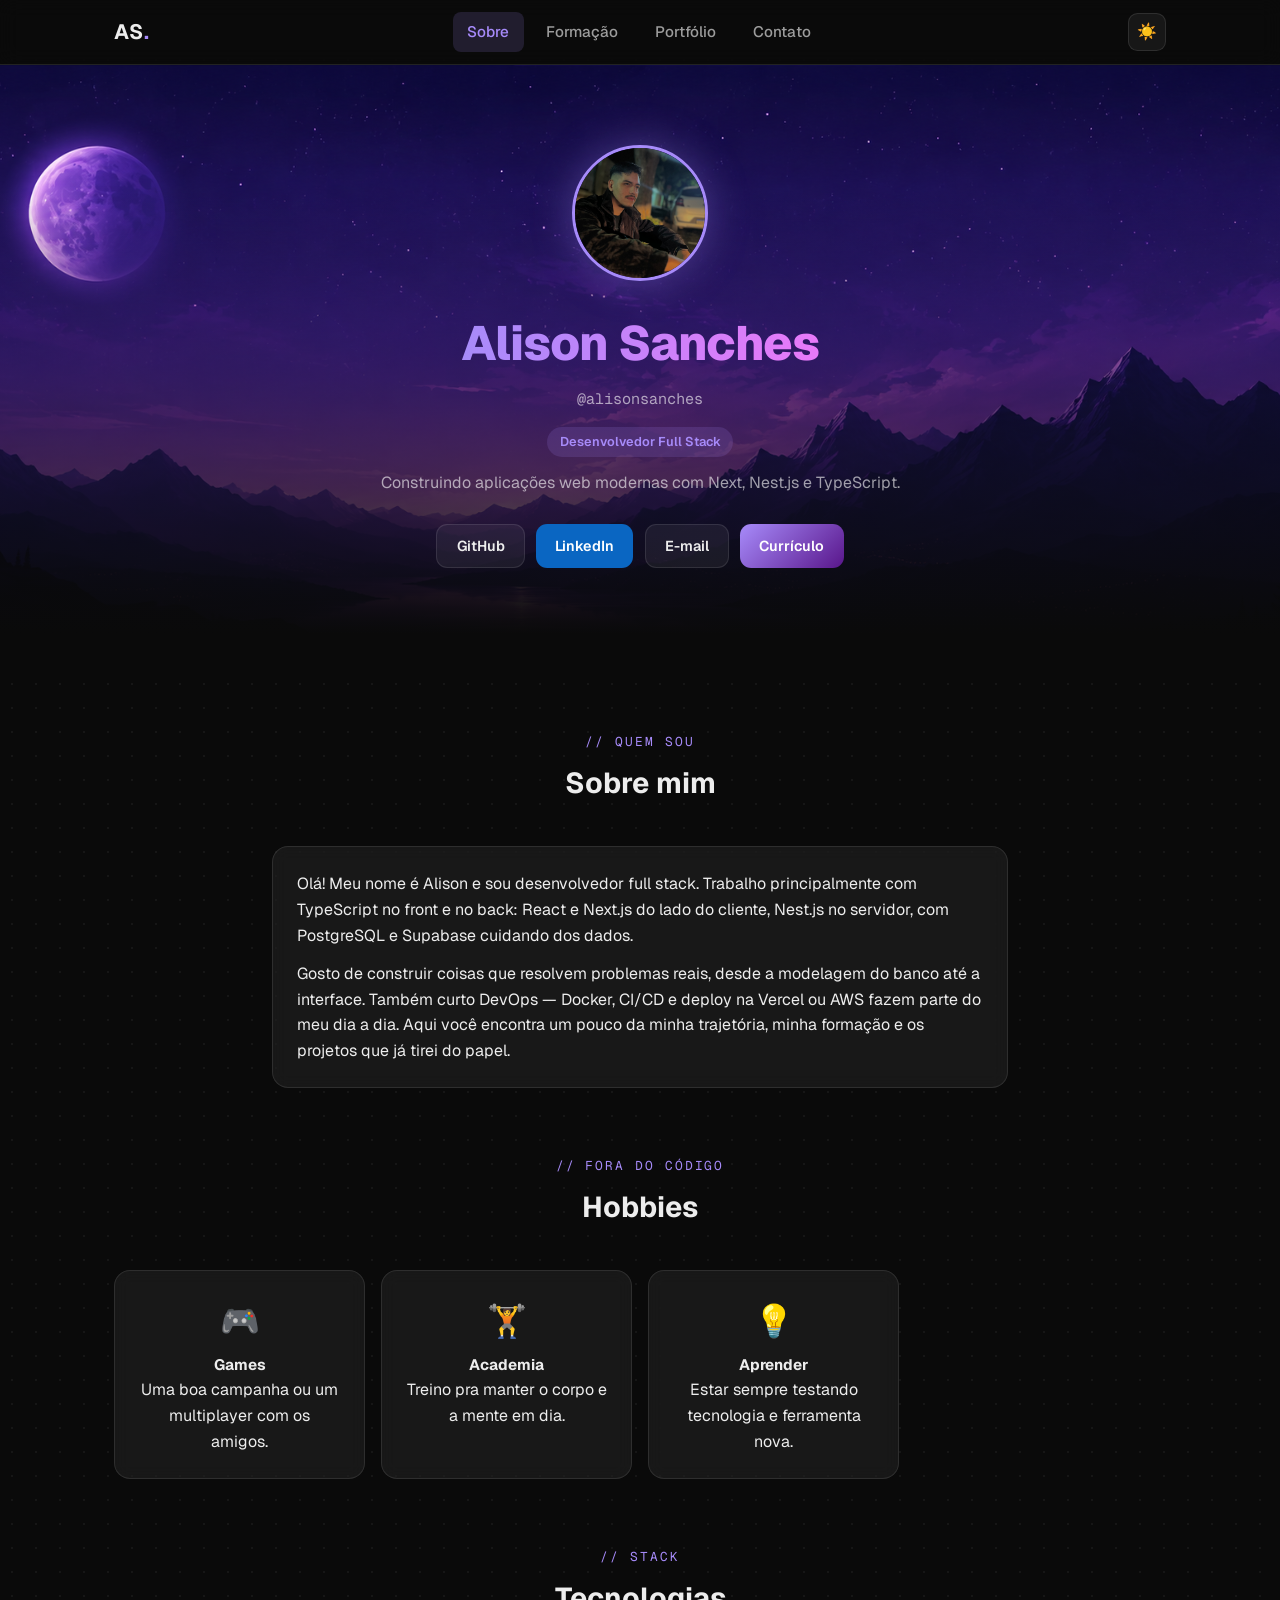
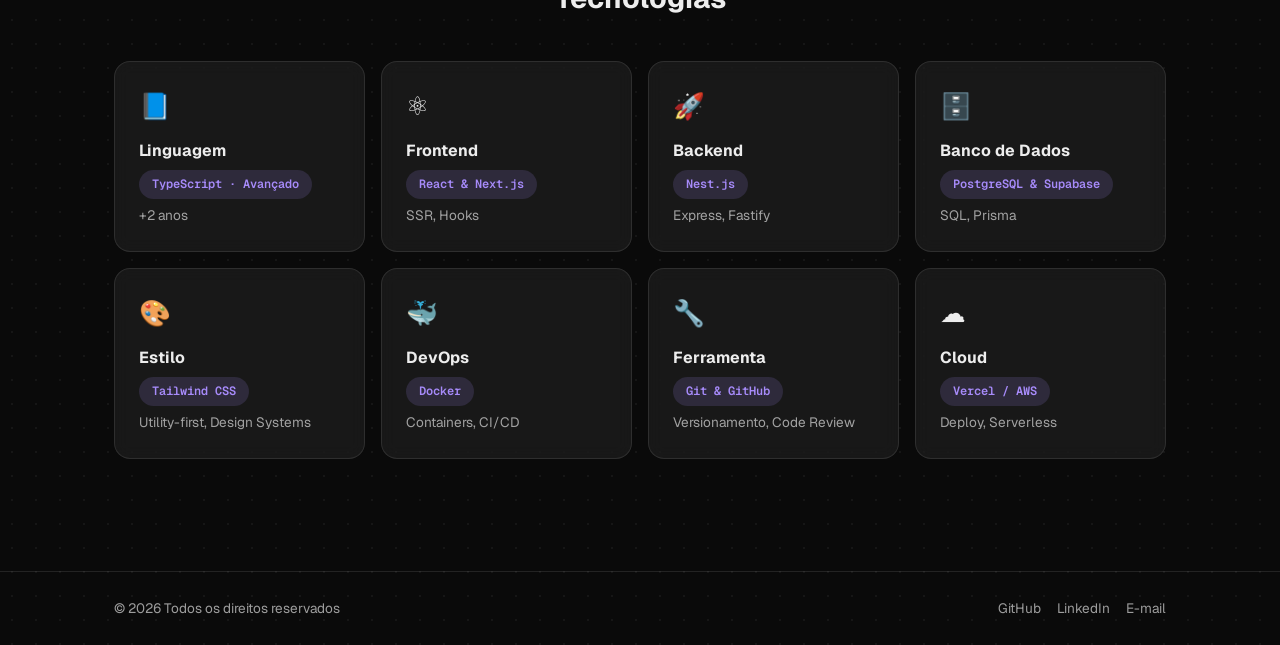
<file: index.html>
<!DOCTYPE html>
<html lang="pt-BR" data-theme="dark">
<head>
  <meta charset="UTF-8">
  <meta name="viewport" content="width=device-width, initial-scale=1.0">
  <title>Alison Sanches | Sobre</title>
  <meta name="description" content="Portfólio de Alison Sanches, desenvolvedor full stack.">

  <!-- fonte Geist (não é framework, só tipografia) -->
  <link rel="preconnect" href="https://fonts.googleapis.com">
  <link rel="preconnect" href="https://fonts.gstatic.com" crossorigin>
  <link href="https://fonts.googleapis.com/css2?family=Geist:wght@300..900&family=Geist+Mono:wght@400..700&display=swap" rel="stylesheet">

  <link rel="stylesheet" href="css/style.css">

  <script>
    (function () {
      var tema = localStorage.getItem("tema");
      if (tema === "light") document.documentElement.setAttribute("data-theme", "light");
    })();
  </script>
</head>
<body class="pagina-sobre">

  <!-- menu fixo: igual em todas as páginas -->
  <header class="cabecalho">
    <div class="container cabecalho-inner">
      <a href="index.html" class="logo">AS<span>.</span></a>

      <nav class="menu" id="menu">
        <a href="index.html" class="nav-sobre">Sobre</a>
        <a href="formacao.html" class="nav-formacao">Formação</a>
        <a href="portfolio.html" class="nav-portfolio">Portfólio</a>
        <a href="contato.html" class="nav-contato">Contato</a>
      </nav>

      <div class="acoes">
        <button class="btn-tema" id="btn-tema" aria-label="Alternar entre tema claro e escuro">
          <span class="icone-sol">☀️</span>
          <span class="icone-lua">🌙</span>
        </button>
        <button class="btn-menu" id="btn-menu" aria-label="Abrir menu" aria-expanded="false">
          <span></span><span></span><span></span>
        </button>
      </div>
    </div>
  </header>

  <main>
    <!-- apresentação com banner de fundo -->
    <section class="hero">
      <div class="hero-fundo" role="img" aria-label="Banner de fundo do perfil"></div>
      <div class="hero-overlay"></div>
      <div class="container hero-conteudo">
        <img src="assets/images/IMG_2121.jpg" alt="Foto de perfil de Alison Sanches" class="hero-foto">
        <h1 class="hero-nome shimmer-text">Alison Sanches</h1>
        <p class="hero-arroba">@alisonsanches</p>
        <div class="hero-cargo">
          <span class="badge">Desenvolvedor Full Stack</span>
        </div>
        <p class="hero-tagline">Construindo aplicações web modernas com Next, Nest.js e TypeScript.</p>
        <div class="hero-botoes">
          <a href="https://github.com/AliSanches" target="_blank" rel="noopener" class="btn btn-outline">GitHub</a>
          <a href="https://www.linkedin.com/in/alisson-sanches-b79039211/" target="_blank" rel="noopener" class="btn btn-linkedin">LinkedIn</a>
          <a href="mailto:alissonsanches54@gmail.com" class="btn btn-outline">E-mail</a>
          <a href="assets/cv/CV-Alisson.pdf" target="_blank" class="btn btn-primario">Currículo</a>
        </div>
      </div>
    </section>

    <!-- um pouco sobre mim -->
    <section class="secao">
      <div class="container">
        <div class="titulo-secao reveal">
          <span class="rotulo">// quem sou</span>
          <h2>Sobre mim</h2>
        </div>
        <div class="glass-card reveal" style="max-width: 46rem; margin: 0 auto;">
          <p>
            Olá! Meu nome é Alison e sou desenvolvedor full stack. Trabalho principalmente com
            TypeScript no front e no back: React e Next.js do lado do cliente, Nest.js no servidor,
            com PostgreSQL e Supabase cuidando dos dados.
          </p>
          <p style="margin-top: 0.8rem;">
            Gosto de construir coisas que resolvem problemas reais, desde a modelagem do banco até a
            interface. Também curto DevOps — Docker, CI/CD e deploy na Vercel ou AWS fazem parte do
            meu dia a dia. Aqui você encontra um pouco da minha trajetória, minha formação e os
            projetos que já tirei do papel.
          </p>
        </div>
      </div>
    </section>

    <!-- hobbies -->
    <section class="secao" style="padding-top: 0;">
      <div class="container">
        <div class="titulo-secao reveal">
          <span class="rotulo">// fora do código</span>
          <h2>Hobbies</h2>
        </div>
        <div class="grid-hobbies">
          <div class="glass-card card-hobby reveal">
            <span class="emoji">🎮</span>
            <h3>Games</h3>
            <p>Uma boa campanha ou um multiplayer com os amigos.</p>
          </div>
          <div class="glass-card card-hobby reveal">
            <span class="emoji">🏋️</span>
            <h3>Academia</h3>
            <p>Treino pra manter o corpo e a mente em dia.</p>
          </div>
          <div class="glass-card card-hobby reveal">
            <span class="emoji">💡</span>
            <h3>Aprender</h3>
            <p>Estar sempre testando tecnologia e ferramenta nova.</p>
          </div>
        </div>
      </div>
    </section>

    <!-- stack -->
    <section class="secao" style="padding-top: 0;">
      <div class="container">
        <div class="titulo-secao reveal">
          <span class="rotulo">// stack</span>
          <h2>Tecnologias</h2>
        </div>
        <div class="grid-tech">
          <div class="glass-card card-tech reveal">
            <span class="icone">📘</span>
            <h3>Linguagem</h3>
            <span class="badge nivel">TypeScript · Avançado</span>
            <p>+2 anos</p>
          </div>
          <div class="glass-card card-tech reveal">
            <span class="icone">⚛️</span>
            <h3>Frontend</h3>
            <span class="badge nivel">React &amp; Next.js</span>
            <p>SSR, Hooks</p>
          </div>
          <div class="glass-card card-tech reveal">
            <span class="icone">🚀</span>
            <h3>Backend</h3>
            <span class="badge nivel">Nest.js</span>
            <p>Express, Fastify</p>
          </div>
          <div class="glass-card card-tech reveal">
            <span class="icone">🗄️</span>
            <h3>Banco de Dados</h3>
            <span class="badge nivel">PostgreSQL &amp; Supabase</span>
            <p>SQL, Prisma</p>
          </div>
          <div class="glass-card card-tech reveal">
            <span class="icone">🎨</span>
            <h3>Estilo</h3>
            <span class="badge nivel">Tailwind CSS</span>
            <p>Utility-first, Design Systems</p>
          </div>
          <div class="glass-card card-tech reveal">
            <span class="icone">🐳</span>
            <h3>DevOps</h3>
            <span class="badge nivel">Docker</span>
            <p>Containers, CI/CD</p>
          </div>
          <div class="glass-card card-tech reveal">
            <span class="icone">🔧</span>
            <h3>Ferramenta</h3>
            <span class="badge nivel">Git &amp; GitHub</span>
            <p>Versionamento, Code Review</p>
          </div>
          <div class="glass-card card-tech reveal">
            <span class="icone">☁️</span>
            <h3>Cloud</h3>
            <span class="badge nivel">Vercel / AWS</span>
            <p>Deploy, Serverless</p>
          </div>
        </div>
      </div>
    </section>
  </main>

  <footer class="rodape">
    <div class="container rodape-inner">
      <p>© 2026 Todos os direitos reservados</p>
      <div class="rodape-links">
        <a href="https://github.com/AliSanches" target="_blank" rel="noopener">GitHub</a>
        <a href="https://www.linkedin.com/in/alisson-sanches-b79039211/" target="_blank" rel="noopener">LinkedIn</a>
        <a href="mailto:alissonsanches54@gmail.com">E-mail</a>
      </div>
    </div>
  </footer>

  <script src="js/script.js" defer></script>
</body>
</html>
</file>
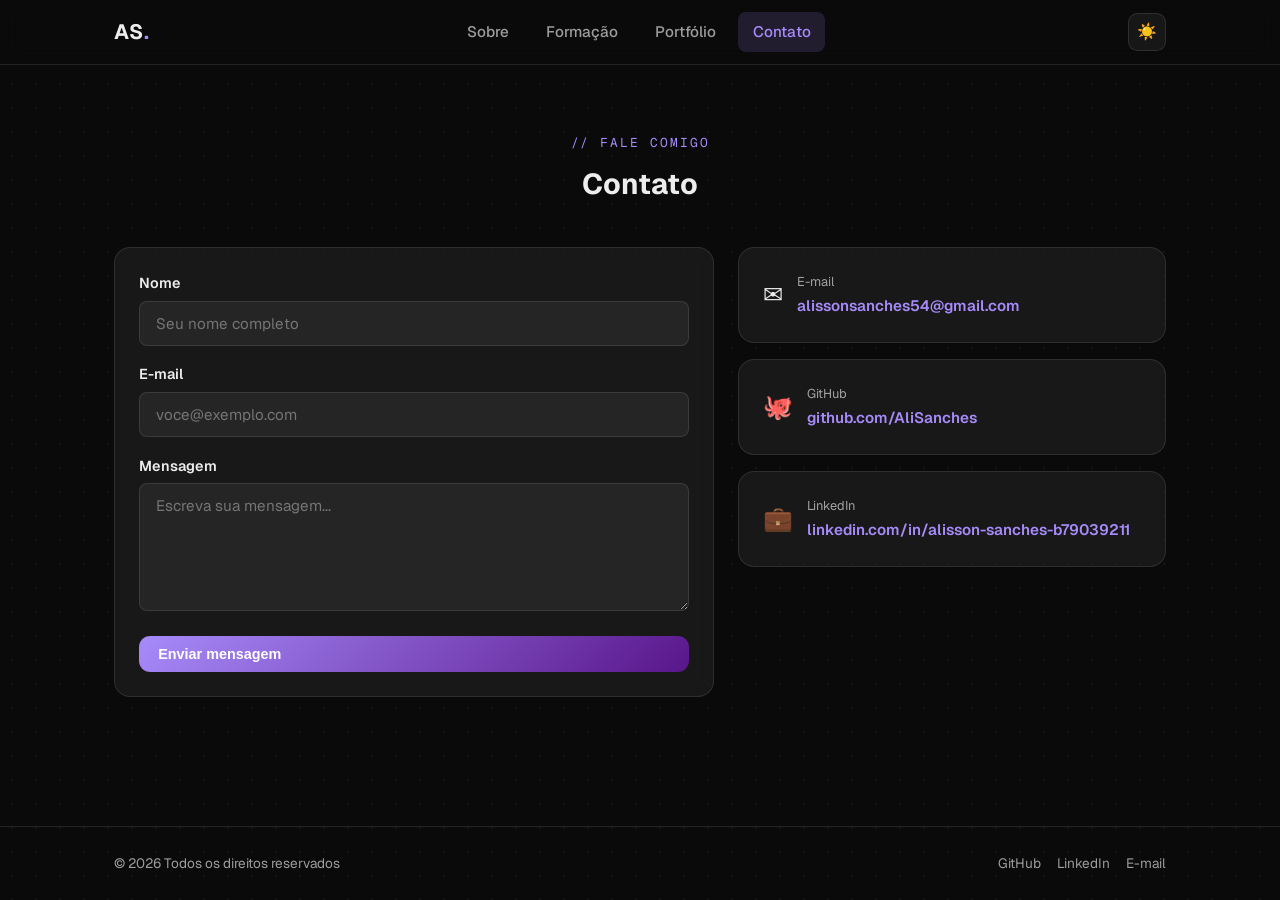
<file: contato.html>
<!DOCTYPE html>
<html lang="pt-BR" data-theme="dark">
<head>
  <meta charset="UTF-8">
  <meta name="viewport" content="width=device-width, initial-scale=1.0">
  <title>Alison Sanches | Contato</title>
  <meta name="description" content="Entre em contato com Alison Sanches.">

  <link rel="preconnect" href="https://fonts.googleapis.com">
  <link rel="preconnect" href="https://fonts.gstatic.com" crossorigin>
  <link href="https://fonts.googleapis.com/css2?family=Geist:wght@300..900&family=Geist+Mono:wght@400..700&display=swap" rel="stylesheet">

  <link rel="stylesheet" href="css/style.css">

  <script>
    (function () {
      var tema = localStorage.getItem("tema");
      if (tema === "light") document.documentElement.setAttribute("data-theme", "light");
    })();
  </script>
</head>
<body class="pagina-contato">

  <!-- menu fixo: igual em todas as páginas -->
  <header class="cabecalho">
    <div class="container cabecalho-inner">
      <a href="index.html" class="logo">AS<span>.</span></a>

      <nav class="menu" id="menu">
        <a href="index.html" class="nav-sobre">Sobre</a>
        <a href="formacao.html" class="nav-formacao">Formação</a>
        <a href="portfolio.html" class="nav-portfolio">Portfólio</a>
        <a href="contato.html" class="nav-contato">Contato</a>
      </nav>

      <div class="acoes">
        <button class="btn-tema" id="btn-tema" aria-label="Alternar entre tema claro e escuro">
          <span class="icone-sol">☀️</span>
          <span class="icone-lua">🌙</span>
        </button>
        <button class="btn-menu" id="btn-menu" aria-label="Abrir menu" aria-expanded="false">
          <span></span><span></span><span></span>
        </button>
      </div>
    </div>
  </header>

  <main>
    <section class="secao">
      <div class="container">
        <div class="titulo-secao reveal">
          <span class="rotulo">// fale comigo</span>
          <h2>Contato</h2>
        </div>

        <div class="contato-layout">
          <!-- o envio é simulado: valida os campos e mostra a mensagem de sucesso -->
          <form class="glass-card form-contato reveal" id="form-contato" novalidate>
            <div class="campo">
              <label for="nome">Nome</label>
              <input type="text" id="nome" name="nome" placeholder="Seu nome completo" autocomplete="name">
              <small class="msg-erro">Informe seu nome completo</small>
            </div>

            <div class="campo">
              <label for="email">E-mail</label>
              <input type="email" id="email" name="email" placeholder="voce@exemplo.com" autocomplete="email">
              <small class="msg-erro">Informe um e-mail válido</small>
            </div>

            <div class="campo">
              <label for="mensagem">Mensagem</label>
              <textarea id="mensagem" name="mensagem" placeholder="Escreva sua mensagem..."></textarea>
              <small class="msg-erro">A mensagem precisa ter pelo menos 10 caracteres</small>
            </div>

            <button type="submit" class="btn btn-primario">Enviar mensagem</button>

            <p class="sucesso" id="sucesso">✓ Mensagem enviada com sucesso!</p>
          </form>

          <div class="cards-contato">
            <div class="glass-card card-contato reveal">
              <span class="emoji">✉️</span>
              <div>
                <p class="tipo">E-mail</p>
                <a class="valor" href="mailto:alissonsanches54@gmail.com">alissonsanches54@gmail.com</a>
              </div>
            </div>
            <div class="glass-card card-contato reveal">
              <span class="emoji">🐙</span>
              <div>
                <p class="tipo">GitHub</p>
                <a class="valor" href="https://github.com/AliSanches" target="_blank" rel="noopener">github.com/AliSanches</a>
              </div>
            </div>
            <div class="glass-card card-contato reveal">
              <span class="emoji">💼</span>
              <div>
                <p class="tipo">LinkedIn</p>
                <a class="valor" href="https://www.linkedin.com/in/alisson-sanches-b79039211/" target="_blank" rel="noopener">linkedin.com/in/alisson-sanches-b79039211</a>
              </div>
            </div>
          </div>
        </div>
      </div>
    </section>
  </main>

  <footer class="rodape">
    <div class="container rodape-inner">
      <p>© 2026 Todos os direitos reservados</p>
      <div class="rodape-links">
        <a href="https://github.com/AliSanches" target="_blank" rel="noopener">GitHub</a>
        <a href="https://www.linkedin.com/in/alisson-sanches-b79039211/" target="_blank" rel="noopener">LinkedIn</a>
        <a href="mailto:alissonsanches54@gmail.com">E-mail</a>
      </div>
    </div>
  </footer>

  <script src="js/script.js" defer></script>
</body>
</html>
</file>
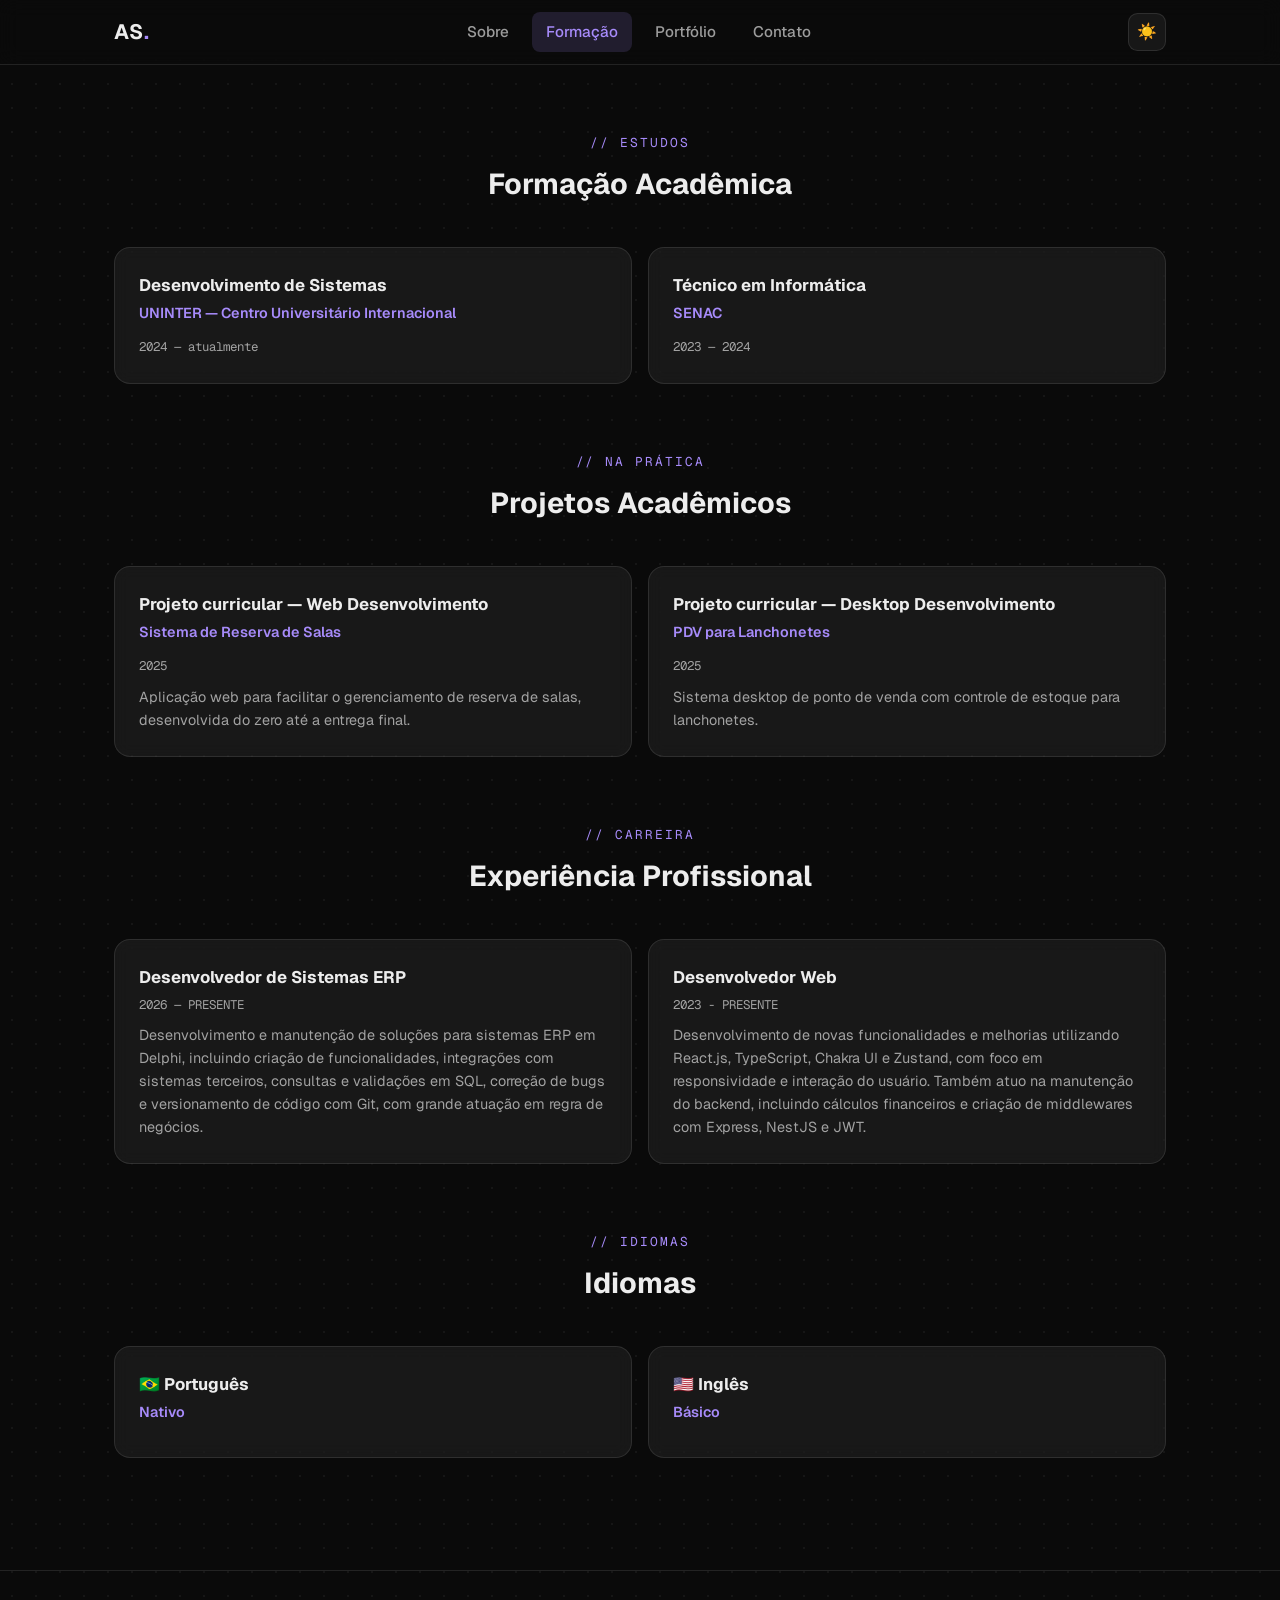
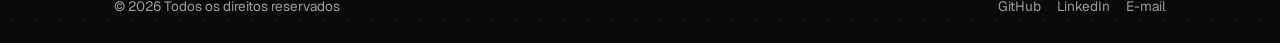
<file: formacao.html>
<!DOCTYPE html>
<html lang="pt-BR" data-theme="dark">
<head>
  <meta charset="UTF-8">
  <meta name="viewport" content="width=device-width, initial-scale=1.0">
  <title>Alison Sanches | Formação</title>
  <meta name="description" content="Formação acadêmica e experiência profissional de Alison Sanches.">

  <link rel="preconnect" href="https://fonts.googleapis.com">
  <link rel="preconnect" href="https://fonts.gstatic.com" crossorigin>
  <link href="https://fonts.googleapis.com/css2?family=Geist:wght@300..900&family=Geist+Mono:wght@400..700&display=swap" rel="stylesheet">

  <link rel="stylesheet" href="css/style.css">

  <script>
    (function () {
      var tema = localStorage.getItem("tema");
      if (tema === "light") document.documentElement.setAttribute("data-theme", "light");
    })();
  </script>
</head>
<body class="pagina-formacao">

  <!-- menu fixo: igual em todas as páginas -->
  <header class="cabecalho">
    <div class="container cabecalho-inner">
      <a href="index.html" class="logo">AS<span>.</span></a>

      <nav class="menu" id="menu">
        <a href="index.html" class="nav-sobre">Sobre</a>
        <a href="formacao.html" class="nav-formacao">Formação</a>
        <a href="portfolio.html" class="nav-portfolio">Portfólio</a>
        <a href="contato.html" class="nav-contato">Contato</a>
      </nav>

      <div class="acoes">
        <button class="btn-tema" id="btn-tema" aria-label="Alternar entre tema claro e escuro">
          <span class="icone-sol">☀️</span>
          <span class="icone-lua">🌙</span>
        </button>
        <button class="btn-menu" id="btn-menu" aria-label="Abrir menu" aria-expanded="false">
          <span></span><span></span><span></span>
        </button>
      </div>
    </div>
  </header>

  <main>
    <section class="secao">
      <div class="container">
        <div class="titulo-secao reveal">
          <span class="rotulo">// estudos</span>
          <h2>Formação Acadêmica</h2>
        </div>

        <div class="grid-formacao">
          <article class="glass-card item-formacao reveal">
            <h3>Desenvolvimento de Sistemas</h3>
            <p class="instituicao">UNINTER — Centro Universitário Internacional</p>
            <span class="periodo">2024 — atualmente</span>
          </article>

          <article class="glass-card item-formacao reveal">
            <h3>Técnico em Informática</h3>
            <p class="instituicao">SENAC</p>
            <span class="periodo">2023 — 2024</span>
          </article>
        </div>
      </div>
    </section>

    <section class="secao" style="padding-top: 0;">
      <div class="container">
        <div class="titulo-secao reveal">
          <span class="rotulo">// na prática</span>
          <h2>Projetos Acadêmicos</h2>
        </div>

        <div class="grid-formacao">
          <article class="glass-card item-formacao reveal">
            <h3>Projeto curricular — Web Desenvolvimento</h3>
            <p class="instituicao">Sistema de Reserva de Salas</p>
            <span class="periodo">2025</span>
            <p>Aplicação web para facilitar o gerenciamento de reserva de salas, desenvolvida do zero até a entrega final.</p>
          </article>

          <article class="glass-card item-formacao reveal">
            <h3>Projeto curricular — Desktop Desenvolvimento</h3>
            <p class="instituicao">PDV para Lanchonetes</p>
            <span class="periodo">2025</span>
            <p>Sistema desktop de ponto de venda com controle de estoque para lanchonetes.</p>
          </article>
        </div>
      </div>
    </section>

    <section class="secao" style="padding-top: 0;">
      <div class="container">
        <div class="titulo-secao reveal">
          <span class="rotulo">// carreira</span>
          <h2>Experiência Profissional</h2>
        </div>

        <div class="grid-formacao">
          <article class="glass-card item-formacao reveal">
            <h3>Desenvolvedor de Sistemas ERP</h3>
            <span class="periodo">2026 — PRESENTE</span>
            <p>
              Desenvolvimento e manutenção de soluções para sistemas ERP em Delphi, incluindo criação
              de funcionalidades, integrações com sistemas terceiros, consultas e validações em SQL,
              correção de bugs e versionamento de código com Git, com grande atuação em regra de negócios.
            </p>
          </article>

          <article class="glass-card item-formacao reveal">
            <h3>Desenvolvedor Web</h3>
            <span class="periodo">2023 - PRESENTE</span>
            <p>
              Desenvolvimento de novas funcionalidades e melhorias utilizando React.js, TypeScript,
              Chakra UI e Zustand, com foco em responsividade e interação do usuário. Também atuo na
              manutenção do backend, incluindo cálculos financeiros e criação de middlewares com
              Express, NestJS e JWT.
            </p>
          </article>

        </div>
      </div>
    </section>

    <section class="secao" style="padding-top: 0;">
      <div class="container">
        <div class="titulo-secao reveal">
          <span class="rotulo">// idiomas</span>
          <h2>Idiomas</h2>
        </div>

        <div class="grid-formacao">
          <article class="glass-card item-formacao reveal">
            <h3>🇧🇷 Português</h3>
            <p class="instituicao">Nativo</p>
          </article>

          <article class="glass-card item-formacao reveal">
            <h3>🇺🇸 Inglês</h3>
            <p class="instituicao">Básico</p>
          </article>
        </div>
      </div>
    </section>
  </main>

  <footer class="rodape">
    <div class="container rodape-inner">
      <p>© 2026 Todos os direitos reservados</p>
      <div class="rodape-links">
        <a href="https://github.com/AliSanches" target="_blank" rel="noopener">GitHub</a>
        <a href="https://www.linkedin.com/in/alisson-sanches-b79039211/" target="_blank" rel="noopener">LinkedIn</a>
        <a href="mailto:alissonsanches54@gmail.com">E-mail</a>
      </div>
    </div>
  </footer>

  <script src="js/script.js" defer></script>
</body>
</html>
</file>
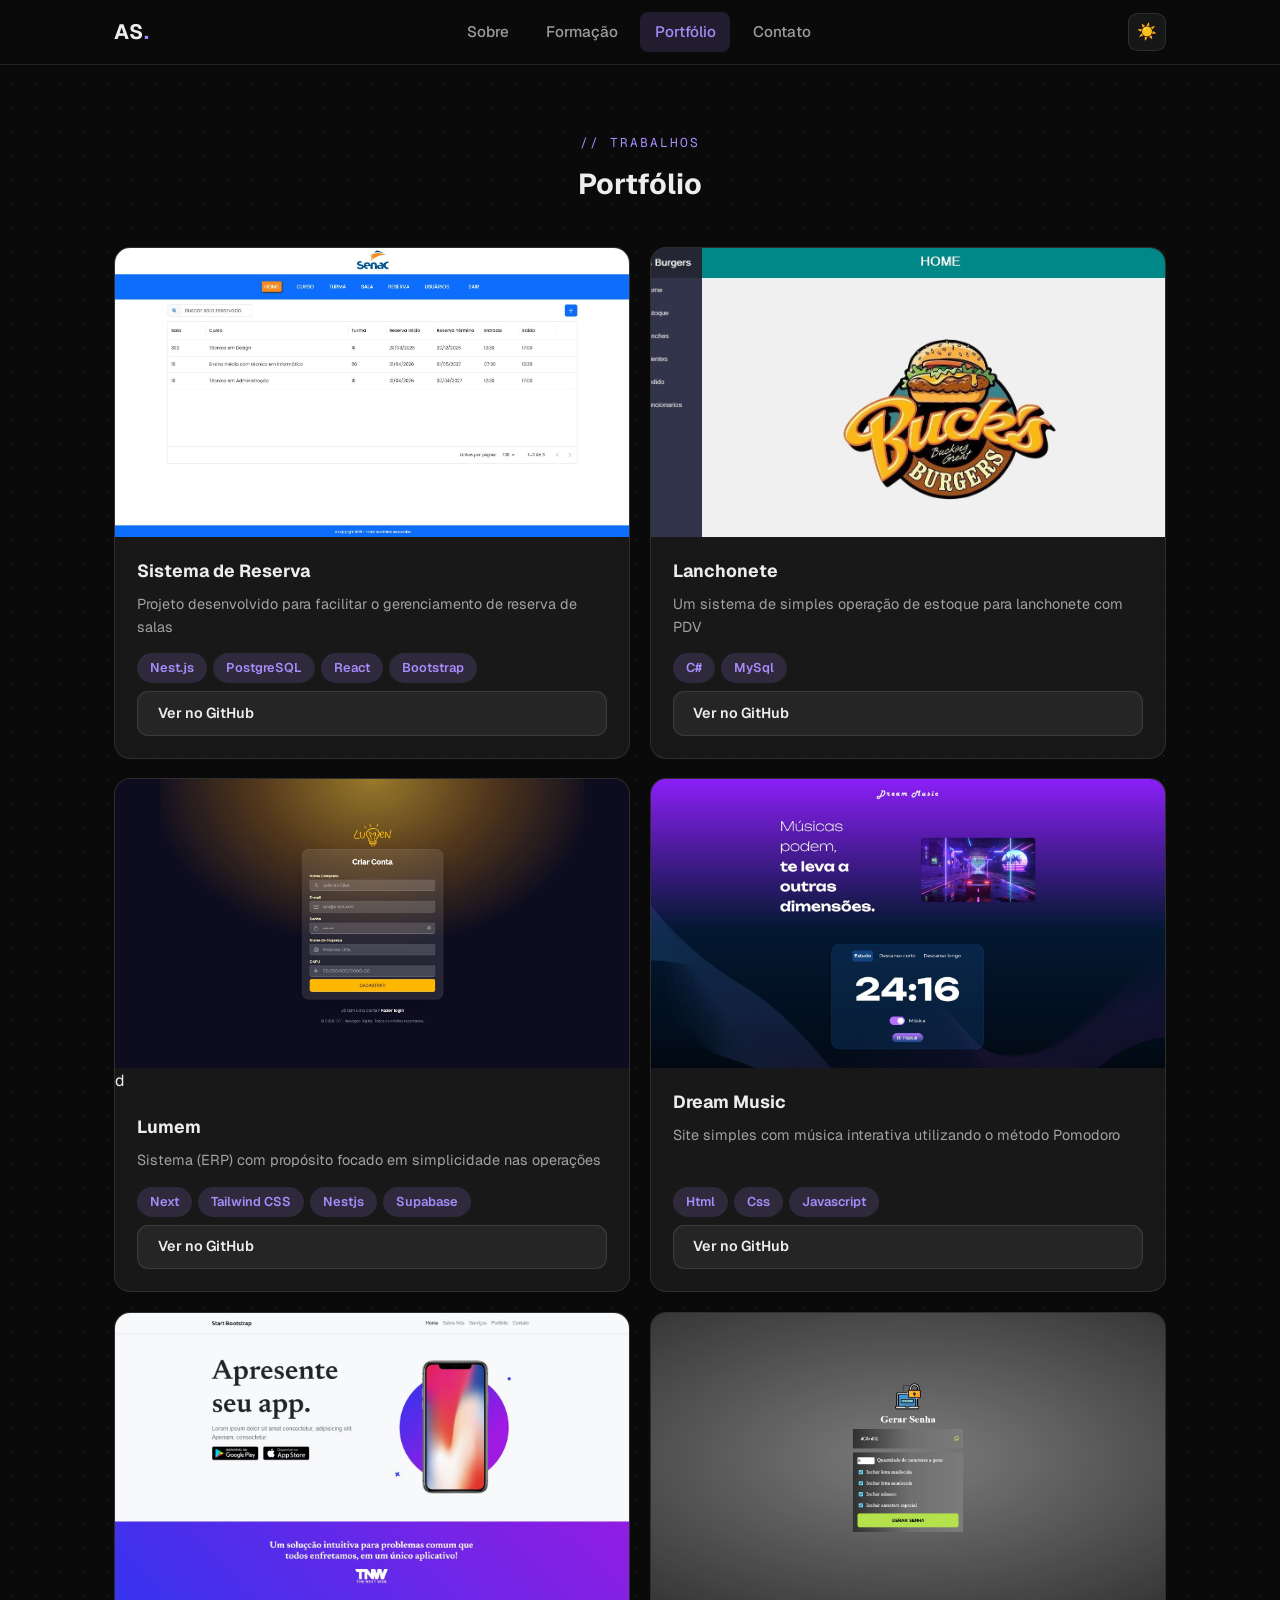
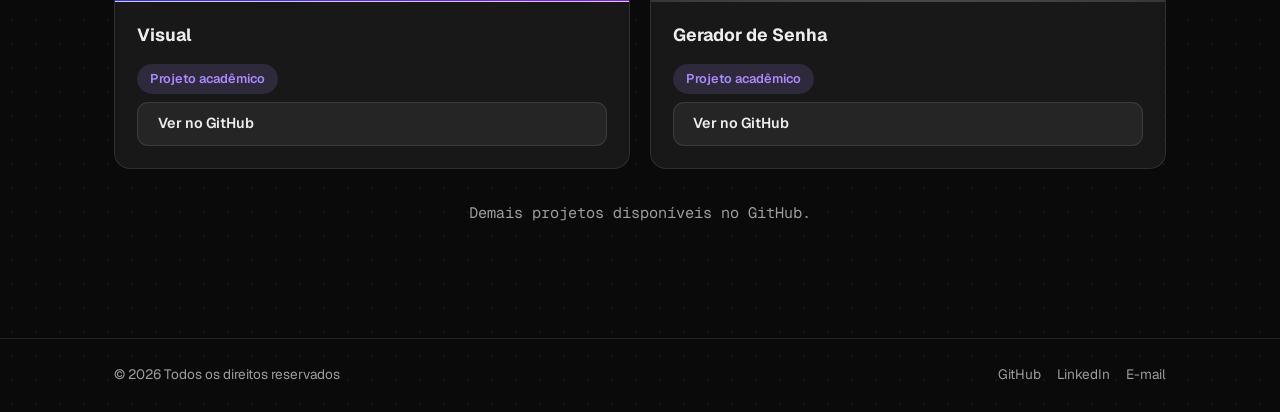
<file: portfolio.html>
<!DOCTYPE html>
<html lang="pt-BR" data-theme="dark">
<head>
  <meta charset="UTF-8">
  <meta name="viewport" content="width=device-width, initial-scale=1.0">
  <title>Alison Sanches | Portfólio</title>
  <meta name="description" content="Projetos desenvolvidos por Alison Sanches.">

  <link rel="preconnect" href="https://fonts.googleapis.com">
  <link rel="preconnect" href="https://fonts.gstatic.com" crossorigin>
  <link href="https://fonts.googleapis.com/css2?family=Geist:wght@300..900&family=Geist+Mono:wght@400..700&display=swap" rel="stylesheet">

  <link rel="stylesheet" href="css/style.css">

  <script>
    (function () {
      var tema = localStorage.getItem("tema");
      if (tema === "light") document.documentElement.setAttribute("data-theme", "light");
    })();
  </script>
</head>
<body class="pagina-portfolio">

  <!-- menu fixo: igual em todas as páginas -->
  <header class="cabecalho">
    <div class="container cabecalho-inner">
      <a href="index.html" class="logo">AS<span>.</span></a>

      <nav class="menu" id="menu">
        <a href="index.html" class="nav-sobre">Sobre</a>
        <a href="formacao.html" class="nav-formacao">Formação</a>
        <a href="portfolio.html" class="nav-portfolio">Portfólio</a>
        <a href="contato.html" class="nav-contato">Contato</a>
      </nav>

      <div class="acoes">
        <button class="btn-tema" id="btn-tema" aria-label="Alternar entre tema claro e escuro">
          <span class="icone-sol">☀️</span>
          <span class="icone-lua">🌙</span>
        </button>
        <button class="btn-menu" id="btn-menu" aria-label="Abrir menu" aria-expanded="false">
          <span></span><span></span><span></span>
        </button>
      </div>
    </div>
  </header>

  <main>
    <section class="secao">
      <div class="container">
        <div class="titulo-secao reveal">
          <span class="rotulo">// trabalhos</span>
          <h2>Portfólio</h2>
        </div>

        <div class="grid-projetos">
          <article class="glass-card card-projeto reveal">
            <img src="assets/images/senac.jpg" alt="Screenshot do projeto Senac" loading="lazy">
            <div class="card-projeto-corpo">
              <h3>Sistema de Reserva</h3>
              <p class="descricao">Projeto desenvolvido para facilitar o gerenciamento de reserva de salas</p>
              <div class="tags">
                <span class="badge">Nest.js</span>
                <span class="badge">PostgreSQL</span>
                <span class="badge">React</span>
                <span class="badge">Bootstrap</span>
              </div>
              <a href="https://github.com/AliSanches" target="_blank" rel="noopener" class="btn btn-outline">Ver no GitHub</a>
            </div>
          </article>

          <article class="glass-card card-projeto reveal">
            <img src="assets/images/lanchonete.jpg" alt="Screenshot do sistema Lanchonete" loading="lazy">
            <div class="card-projeto-corpo">
              <h3>Lanchonete</h3>
              <p class="descricao">Um sistema de simples operação de estoque para lanchonete com PDV</p>
              <div class="tags">
                <span class="badge">C#</span>
                <span class="badge">MySql</span>
              </div>
              <a href="https://github.com/AliSanches" target="_blank" rel="noopener" class="btn btn-outline">Ver no GitHub</a>
            </div>
          </article>

          <article class="glass-card card-projeto reveal">
            <img src="assets/images/login.jpg" alt="Screenshot da tela de login" loading="lazy">d
            <div class="card-projeto-corpo">
              <h3>Lumem</h3>
              <p class="descricao">Sistema (ERP) com propósito focado em simplicidade nas operações</p>
              <div class="tags">
                <span class="badge">Next</span>
                <span class="badge">Tailwind CSS</span>
                <span class="badge">Nestjs</span>
                <span class="badge">Supabase</span>
              </div>
              <a href="https://github.com/AliSanches" target="_blank" rel="noopener" class="btn btn-outline">Ver no GitHub</a>
            </div>
          </article>

          <article class="glass-card card-projeto reveal">
            <img src="assets/images/dream-music.jpg" alt="Screenshot do site Dream Music" loading="lazy">
            <div class="card-projeto-corpo">
              <h3>Dream Music</h3>
              <p class="descricao">Site simples com música interativa utilizando o método Pomodoro</p>
              <div class="tags">
                <span class="badge">Html</span>
                <span class="badge">Css</span>
                <span class="badge">Javascript</span>
              </div>
              <a href="https://github.com/AliSanches" target="_blank" rel="noopener" class="btn btn-outline">Ver no GitHub</a>
            </div>
          </article>


          <article class="glass-card card-projeto reveal">
            <img src="assets/images/visual.jpg" alt="Screenshot do projeto Visual" loading="lazy">
            <div class="card-projeto-corpo">
              <h3>Visual</h3>
              <div class="tags">
                <span class="badge">Projeto acadêmico</span>
              </div>
              <a href="https://github.com/AliSanches" target="_blank" rel="noopener" class="btn btn-outline">Ver no GitHub</a>
            </div>
          </article>

          <article class="glass-card card-projeto reveal">
            <img src="assets/images/gerador-senha.jpg" alt="Screenshot do gerador de senha" loading="lazy">
            <div class="card-projeto-corpo">
              <h3>Gerador de Senha</h3>
              <div class="tags">
                <span class="badge">Projeto acadêmico</span>
              </div>
              <a href="https://github.com/AliSanches" target="_blank" rel="noopener" class="btn btn-outline">Ver no GitHub</a>
            </div>
          </article>
        </div>

        <p class="hero-arroba" style="text-align: center; margin-top: 2rem;">Demais projetos disponíveis no GitHub.</p>
      </div>
    </section>
  </main>

  <footer class="rodape">
    <div class="container rodape-inner">
      <p>© 2026 Todos os direitos reservados</p>
      <div class="rodape-links">
        <a href="https://github.com/AliSanches" target="_blank" rel="noopener">GitHub</a>
        <a href="https://www.linkedin.com/in/alisson-sanches-b79039211/" target="_blank" rel="noopener">LinkedIn</a>
        <a href="mailto:alissonsanches54@gmail.com">E-mail</a>
      </div>
    </div>
  </footer>

  <script src="js/script.js" defer></script>
</body>
</html>
</file>
<file: css/style.css>
/* ============================================================
   Portfólio — Alison Sanches
   CSS puro, sem frameworks (requisito da disciplina)
   ============================================================ */

/* ---------- Variáveis e temas ---------- */

:root {
  --bg: #0a0a0a;
  --bg-pontos: rgba(255, 255, 255, 0.05);       /* pontinhos do fundo */
  --superficie: rgba(255, 255, 255, 0.06);
  --superficie-hover: rgba(255, 255, 255, 0.1);
  --borda: rgba(255, 255, 255, 0.1);
  --texto: #ededed;
  --texto-suave: rgba(255, 255, 255, 0.6);
  --accent: #a78bfa;
  --accent-forte: #59168b;
  --accent-fundo: rgba(167, 139, 250, 0.15);     /* fundo das badges */
  --linkedin: #0a66c2;
  --erro: #f87171;
  --sucesso: #4ade80;
  --cabecalho-fundo: rgba(10, 10, 10, 0.7);
  --raio: 1rem;
  --fonte: "Geist", system-ui, -apple-system, "Segoe UI", sans-serif;
  --fonte-mono: "Geist Mono", ui-monospace, "Cascadia Mono", monospace;
}

/* tema claro — troca só as variáveis */
html[data-theme="light"] {
  --bg: #f3f4f6;
  --bg-pontos: rgba(0, 0, 0, 0.05);
  --superficie: #ffffff;
  --superficie-hover: #f9fafb;
  --borda: rgba(0, 0, 0, 0.1);
  --texto: #0a0a0a;
  --texto-suave: rgba(0, 0, 0, 0.6);
  --accent: #7c3aed;
  --accent-forte: #59168b;
  --accent-fundo: rgba(124, 58, 237, 0.1);
  --cabecalho-fundo: rgba(243, 244, 246, 0.8);
}

/* ---------- Reset básico ---------- */

* {
  margin: 0;
  padding: 0;
  box-sizing: border-box;
}

html {
  scroll-behavior: smooth;
}

body {
  font-family: var(--fonte);
  background-color: var(--bg);
  color: var(--texto);
  min-height: 100vh;
  display: flex;
  flex-direction: column;
  /* pontinhos no fundo, igual ao layout original */
  background-image: radial-gradient(var(--bg-pontos) 1px, transparent 1px);
  background-size: 24px 24px;
  transition: background-color 0.3s, color 0.3s;
  line-height: 1.6;
}

main {
  flex: 1;
}

img {
  max-width: 100%;
  display: block;
}

a {
  color: var(--accent);
  text-decoration: none;
  transition: color 0.2s;
}

a:hover {
  color: var(--accent-forte);
}

ul {
  list-style: none;
}

/* destaque visível pra quem navega por teclado */
:focus-visible {
  outline: 2px solid var(--accent);
  outline-offset: 2px;
}

/* ---------- Utilitários ---------- */

.container {
  width: 100%;
  max-width: 1100px;
  margin: 0 auto;
  padding: 0 1.5rem;
}

.secao {
  padding: 4rem 0;
}

.titulo-secao {
  text-align: center;
  margin-bottom: 2.5rem;
}

.titulo-secao .rotulo {
  font-family: var(--fonte-mono);
  font-size: 0.8rem;
  color: var(--accent);
  text-transform: uppercase;
  letter-spacing: 0.15em;
}

.titulo-secao h2 {
  font-size: 1.8rem;
  margin-top: 0.4rem;
}

/* ---------- Cabeçalho ---------- */

.cabecalho {
  position: sticky;
  top: 0;
  z-index: 100;
  background: var(--cabecalho-fundo);
  backdrop-filter: blur(10px);
  border-bottom: 1px solid var(--borda);
}

.cabecalho-inner {
  display: flex;
  align-items: center;
  justify-content: space-between;
  gap: 1rem;
  height: 4rem;
}

.logo {
  font-size: 1.3rem;
  font-weight: 700;
  color: var(--texto);
  letter-spacing: 0.05em;
}

.logo span {
  color: var(--accent);
}

.menu {
  display: flex;
  align-items: center;
  gap: 0.5rem;
}

.menu a {
  color: var(--texto-suave);
  font-size: 0.95rem;
  font-weight: 500;
  padding: 0.5rem 0.9rem;
  border-radius: 0.5rem;
  transition: color 0.2s, background-color 0.2s;
}

.menu a:hover {
  color: var(--texto);
  background-color: var(--superficie);
}

/* link da página atual fica destacado (classe no body de cada página) */
body.pagina-sobre .nav-sobre,
body.pagina-formacao .nav-formacao,
body.pagina-portfolio .nav-portfolio,
body.pagina-contato .nav-contato {
  color: var(--accent);
  background-color: var(--accent-fundo);
}

.acoes {
  display: flex;
  align-items: center;
  gap: 0.5rem;
}

.btn-tema {
  background: var(--superficie);
  border: 1px solid var(--borda);
  color: var(--texto);
  width: 2.4rem;
  height: 2.4rem;
  border-radius: 0.6rem;
  cursor: pointer;
  font-size: 1rem;
  transition: background-color 0.2s, transform 0.2s;
}

.btn-tema:hover {
  background-color: var(--superficie-hover);
  transform: translateY(-1px);
}

/* mostra só o ícone que combina com o tema atual */
.btn-tema .icone-lua { display: none; }
html[data-theme="light"] .btn-tema .icone-sol { display: none; }
html[data-theme="light"] .btn-tema .icone-lua { display: inline; }

/* hamburger — aparece só no mobile */
.btn-menu {
  display: none;
  flex-direction: column;
  justify-content: center;
  gap: 5px;
  background: var(--superficie);
  border: 1px solid var(--borda);
  width: 2.4rem;
  height: 2.4rem;
  border-radius: 0.6rem;
  cursor: pointer;
  padding: 0 0.55rem;
}

.btn-menu span {
  display: block;
  height: 2px;
  width: 100%;
  background: var(--texto);
  border-radius: 2px;
  transition: transform 0.25s, opacity 0.25s;
}

/* vira um X quando o menu está aberto */
.btn-menu.aberto span:nth-child(1) { transform: translateY(7px) rotate(45deg); }
.btn-menu.aberto span:nth-child(2) { opacity: 0; }
.btn-menu.aberto span:nth-child(3) { transform: translateY(-7px) rotate(-45deg); }

/* ---------- Hero ---------- */

.hero {
  position: relative;
  overflow: hidden;
}

.hero-fundo {
  position: absolute;
  inset: 0;
  background-image: url("../assets/images/background.png");
  background-size: cover;
  background-position: center;
}

.hero-overlay {
  position: absolute;
  inset: 0;
  background: linear-gradient(to bottom, transparent 20%, var(--bg) 95%);
}

.hero-conteudo {
  position: relative;
  display: flex;
  flex-direction: column;
  align-items: center;
  text-align: center;
  padding: 5rem 1.5rem 6rem;
}

.hero-foto {
  width: 8.5rem;
  height: 8.5rem;
  border-radius: 50%;
  object-fit: cover;
  border: 3px solid var(--accent);
  box-shadow: 0 0 40px rgba(167, 139, 250, 0.35);
  margin-bottom: 1.5rem;
}

.hero-nome {
  font-size: clamp(2rem, 5vw, 3rem);
  font-weight: 800;
  letter-spacing: -0.02em;
}

.shimmer-text {
  background: linear-gradient(90deg, var(--accent), #e879f9, var(--accent));
  background-size: 200% auto;
  -webkit-background-clip: text;
  background-clip: text;
  color: transparent;
  animation: shimmer 4s linear infinite;
}

@keyframes shimmer {
  to { background-position: 200% center; }
}

.hero-arroba {
  font-family: var(--fonte-mono);
  color: var(--texto-suave);
  font-size: 0.95rem;
  margin-top: 0.3rem;
}

.hero-cargo {
  margin-top: 1rem;
}

.hero-tagline {
  color: var(--texto-suave);
  max-width: 34rem;
  margin-top: 0.8rem;
}

.hero-botoes {
  display: flex;
  flex-wrap: wrap;
  justify-content: center;
  gap: 0.7rem;
  margin-top: 1.8rem;
}

/* ---------- Badges, botões e cards ---------- */

.badge {
  display: inline-block;
  background: var(--accent-fundo);
  color: var(--accent);
  font-size: 0.8rem;
  font-weight: 600;
  padding: 0.3rem 0.8rem;
  border-radius: 999px;
}

.btn {
  display: inline-flex;
  align-items: center;
  gap: 0.4rem;
  padding: 0.6rem 1.2rem;
  border-radius: 0.7rem;
  font-size: 0.9rem;
  font-weight: 600;
  cursor: pointer;
  transition: transform 0.2s, background-color 0.2s, border-color 0.2s;
}

.btn:hover {
  transform: translateY(-2px);
}

.btn-outline {
  background: var(--superficie);
  border: 1px solid var(--borda);
  color: var(--texto);
}

.btn-outline:hover {
  background: var(--superficie-hover);
  color: var(--texto);
}

.btn-primario {
  background: linear-gradient(135deg, var(--accent), var(--accent-forte));
  border: none;
  color: #fff;
}

.btn-primario:hover {
  color: #fff;
  filter: brightness(1.1);
}

.btn-linkedin {
  background: var(--linkedin);
  border: none;
  color: #fff;
}

.btn-linkedin:hover {
  color: #fff;
  filter: brightness(1.1);
}

.glass-card {
  background: var(--superficie);
  border: 1px solid var(--borda);
  border-radius: var(--raio);
  backdrop-filter: blur(8px);
  padding: 1.5rem;
  transition: transform 0.25s, background-color 0.25s, border-color 0.25s;
}

.glass-card:hover {
  transform: translateY(-4px);
  background: var(--superficie-hover);
  border-color: var(--accent);
}

/* ---------- Tecnologias (página Sobre) ---------- */

.grid-tech {
  display: grid;
  grid-template-columns: repeat(4, 1fr);
  gap: 1rem;
}

.card-tech {
  display: flex;
  flex-direction: column;
  gap: 0.4rem;
  align-items: flex-start;
}

.card-tech .icone {
  font-size: 1.6rem;
  margin-bottom: 0.3rem;
}

.card-tech h3 {
  font-size: 1rem;
}

.card-tech p {
  color: var(--texto-suave);
  font-size: 0.85rem;
}

.card-tech .nivel {
  font-family: var(--fonte-mono);
  font-size: 0.75rem;
}

/* ---------- Hobbies ---------- */

.grid-hobbies {
  display: grid;
  grid-template-columns: repeat(4, 1fr);
  gap: 1rem;
}

.card-hobby {
  text-align: center;
}

.card-hobby .emoji {
  font-size: 2rem;
}

.card-hobby h3 {
  font-size: 0.95rem;
  margin-top: 0.4rem;
}

/* ---------- Formação ---------- */

.grid-formacao {
  display: grid;
  grid-template-columns: repeat(2, 1fr);
  gap: 1rem;
}

.item-formacao h3 {
  font-size: 1.05rem;
}

.item-formacao .instituicao {
  color: var(--accent);
  font-weight: 600;
  font-size: 0.9rem;
  margin: 0.2rem 0 0.5rem;
}

.item-formacao .periodo {
  font-family: var(--fonte-mono);
  font-size: 0.78rem;
  color: var(--texto-suave);
}

.item-formacao p {
  color: var(--texto-suave);
  font-size: 0.9rem;
  margin-top: 0.5rem;
}

/* ---------- Projetos (página Portfólio) ---------- */

.grid-projetos {
  display: grid;
  grid-template-columns: repeat(2, 1fr);
  gap: 1.2rem;
}

.card-projeto {
  display: flex;
  flex-direction: column;
  overflow: hidden;
  padding: 0;
}

.card-projeto img {
  width: 100%;
  aspect-ratio: 16 / 9;
  object-fit: cover;
}

.card-projeto-corpo {
  padding: 1.2rem 1.4rem 1.4rem;
  display: flex;
  flex-direction: column;
  gap: 0.5rem;
  flex: 1;
}

.card-projeto h3 {
  font-size: 1.1rem;
}

.card-projeto .descricao {
  color: var(--texto-suave);
  font-size: 0.9rem;
  flex: 1;
}

.card-projeto .tags {
  display: flex;
  flex-wrap: wrap;
  gap: 0.4rem;
  margin-top: 0.4rem;
}

.card-projeto .sem-imagem {
  aspect-ratio: 16 / 9;
  display: flex;
  align-items: center;
  justify-content: center;
  font-size: 2.4rem;
  background: linear-gradient(135deg, var(--accent-fundo), transparent);
}

/* ---------- Contato ---------- */

.contato-layout {
  display: grid;
  grid-template-columns: 1.4fr 1fr;
  gap: 1.5rem;
  align-items: start;
}

.form-contato {
  display: flex;
  flex-direction: column;
  gap: 1.1rem;
}

.campo label {
  display: block;
  font-size: 0.9rem;
  font-weight: 600;
  margin-bottom: 0.35rem;
}

.campo input,
.campo textarea {
  width: 100%;
  background: var(--superficie);
  border: 1px solid var(--borda);
  border-radius: 0.5rem;
  padding: 0.75rem 1rem;
  color: var(--texto);
  font-family: var(--fonte);
  font-size: 0.95rem;
  transition: border-color 0.2s, box-shadow 0.2s;
}

.campo textarea {
  resize: vertical;
  min-height: 8rem;
}

.campo input:focus,
.campo textarea:focus {
  outline: none;
  border-color: var(--accent);
  box-shadow: 0 0 0 3px var(--accent-fundo);
}

/* campo com erro de validação */
.campo.erro input,
.campo.erro textarea {
  border-color: var(--erro);
}

.msg-erro {
  display: none;
  color: var(--erro);
  font-size: 0.8rem;
  margin-top: 0.3rem;
}

.campo.erro .msg-erro {
  display: block;
}

/* mensagem de sucesso do envio simulado */
.sucesso {
  display: none;
  text-align: center;
  padding: 1.2rem;
  border-radius: var(--raio);
  background: rgba(74, 222, 128, 0.12);
  border: 1px solid var(--sucesso);
  color: var(--sucesso);
  font-weight: 600;
}

.sucesso.visivel {
  display: block;
}

.cards-contato {
  display: flex;
  flex-direction: column;
  gap: 1rem;
}

.card-contato {
  display: flex;
  align-items: center;
  gap: 0.9rem;
}

.card-contato .emoji {
  font-size: 1.5rem;
}

.card-contato .tipo {
  font-size: 0.8rem;
  color: var(--texto-suave);
}

.card-contato .valor {
  font-weight: 600;
  font-size: 0.95rem;
  word-break: break-all;
}

/* ---------- Rodapé ---------- */

.rodape {
  border-top: 1px solid var(--borda);
  padding: 1.6rem 0;
  margin-top: 3rem;
}

.rodape-inner {
  display: flex;
  flex-wrap: wrap;
  align-items: center;
  justify-content: space-between;
  gap: 0.8rem;
  color: var(--texto-suave);
  font-size: 0.85rem;
}

.rodape-links {
  display: flex;
  gap: 1rem;
}

.rodape-links a {
  color: var(--texto-suave);
}

.rodape-links a:hover {
  color: var(--texto);
}

/* ---------- Animação de entrada ---------- */

.reveal {
  opacity: 0;
  transform: translateY(16px);
  transition: opacity 0.5s ease, transform 0.5s ease;
}

.reveal.visivel {
  opacity: 1;
  transform: none;
}

/* ---------- Responsivo ---------- */

@media (max-width: 768px) {
  .secao {
    padding: 2.5rem 0;
  }

  .menu {
    display: none;               /* some do header... */
    flex-direction: column;
    align-items: stretch;
    gap: 0.2rem;
    position: absolute;
    top: 4rem;
    left: 0;
    right: 0;
    background: var(--cabecalho-fundo);
    backdrop-filter: blur(10px);
    border-bottom: 1px solid var(--borda);
    padding: 0.8rem 1.2rem 1.2rem;
  }

  .menu.aberto {
    display: flex;               /* ...e aparece como painel ao abrir */
  }

  .menu a {
    padding: 0.8rem 1rem;
    border-radius: 0.6rem;
  }

  .btn-menu {
    display: flex;
  }

  .hero-conteudo {
    padding: 3.5rem 1.5rem 4.5rem;
  }

  .grid-tech,
  .grid-hobbies,
  .grid-formacao,
  .grid-projetos,
  .contato-layout {
    grid-template-columns: 1fr;
  }
}

/* quem prefere menos movimento não vê as animações */
@media (prefers-reduced-motion: reduce) {
  .shimmer-text {
    animation: none;
  }

  .reveal {
    opacity: 1;
    transform: none;
    transition: none;
  }

  html {
    scroll-behavior: auto;
  }
}
</file>
